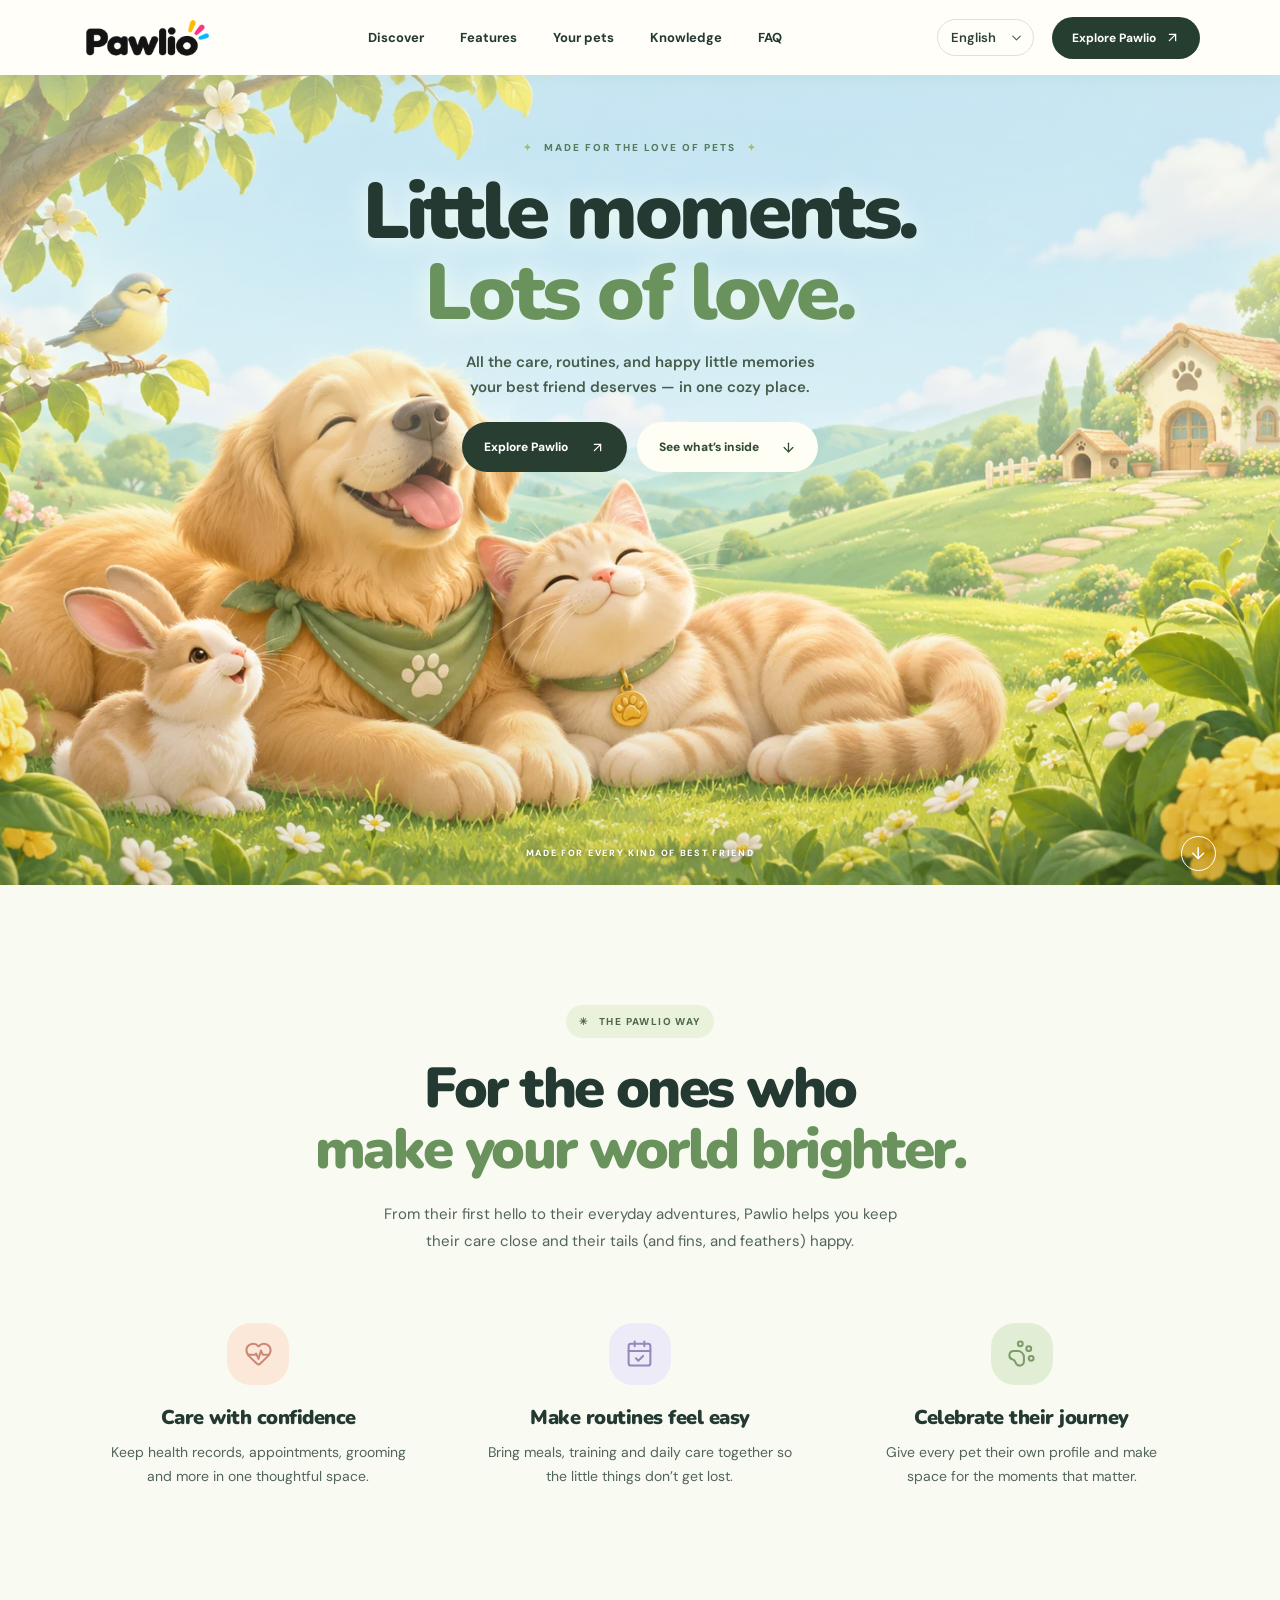
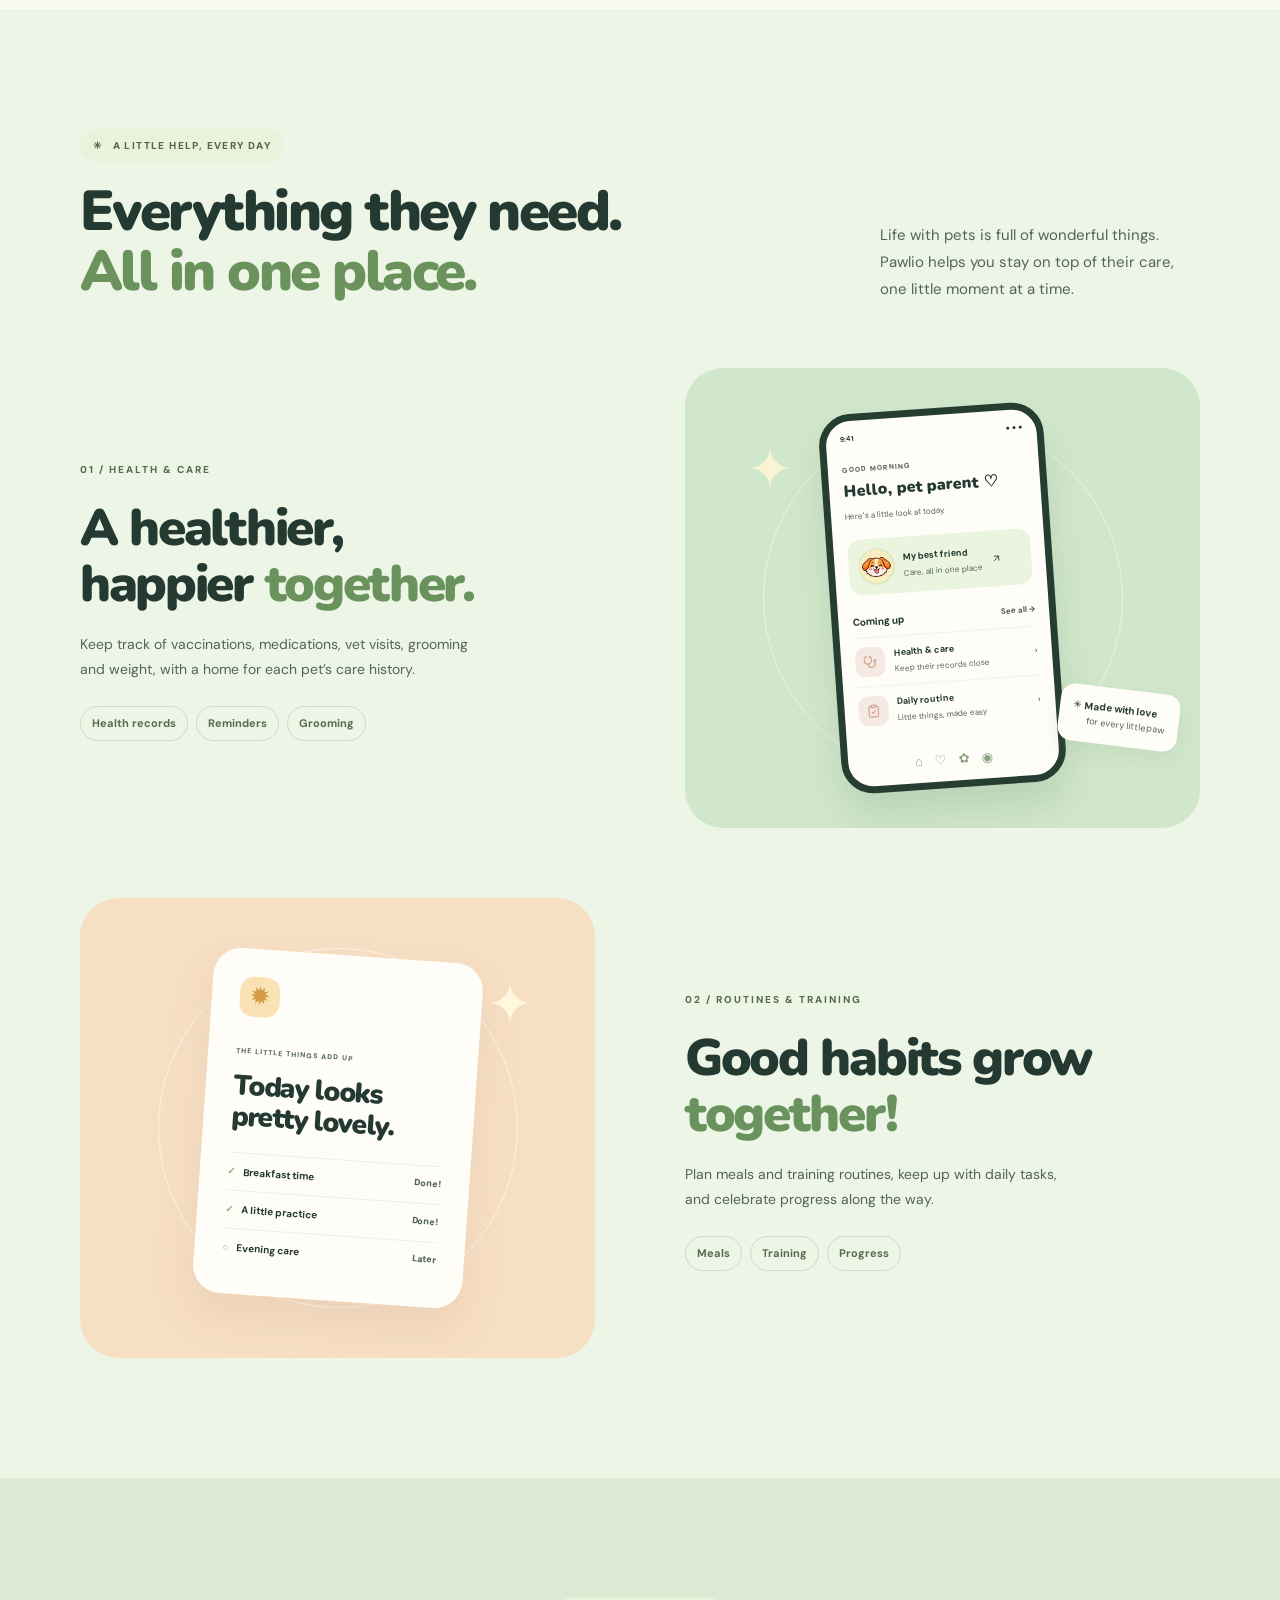
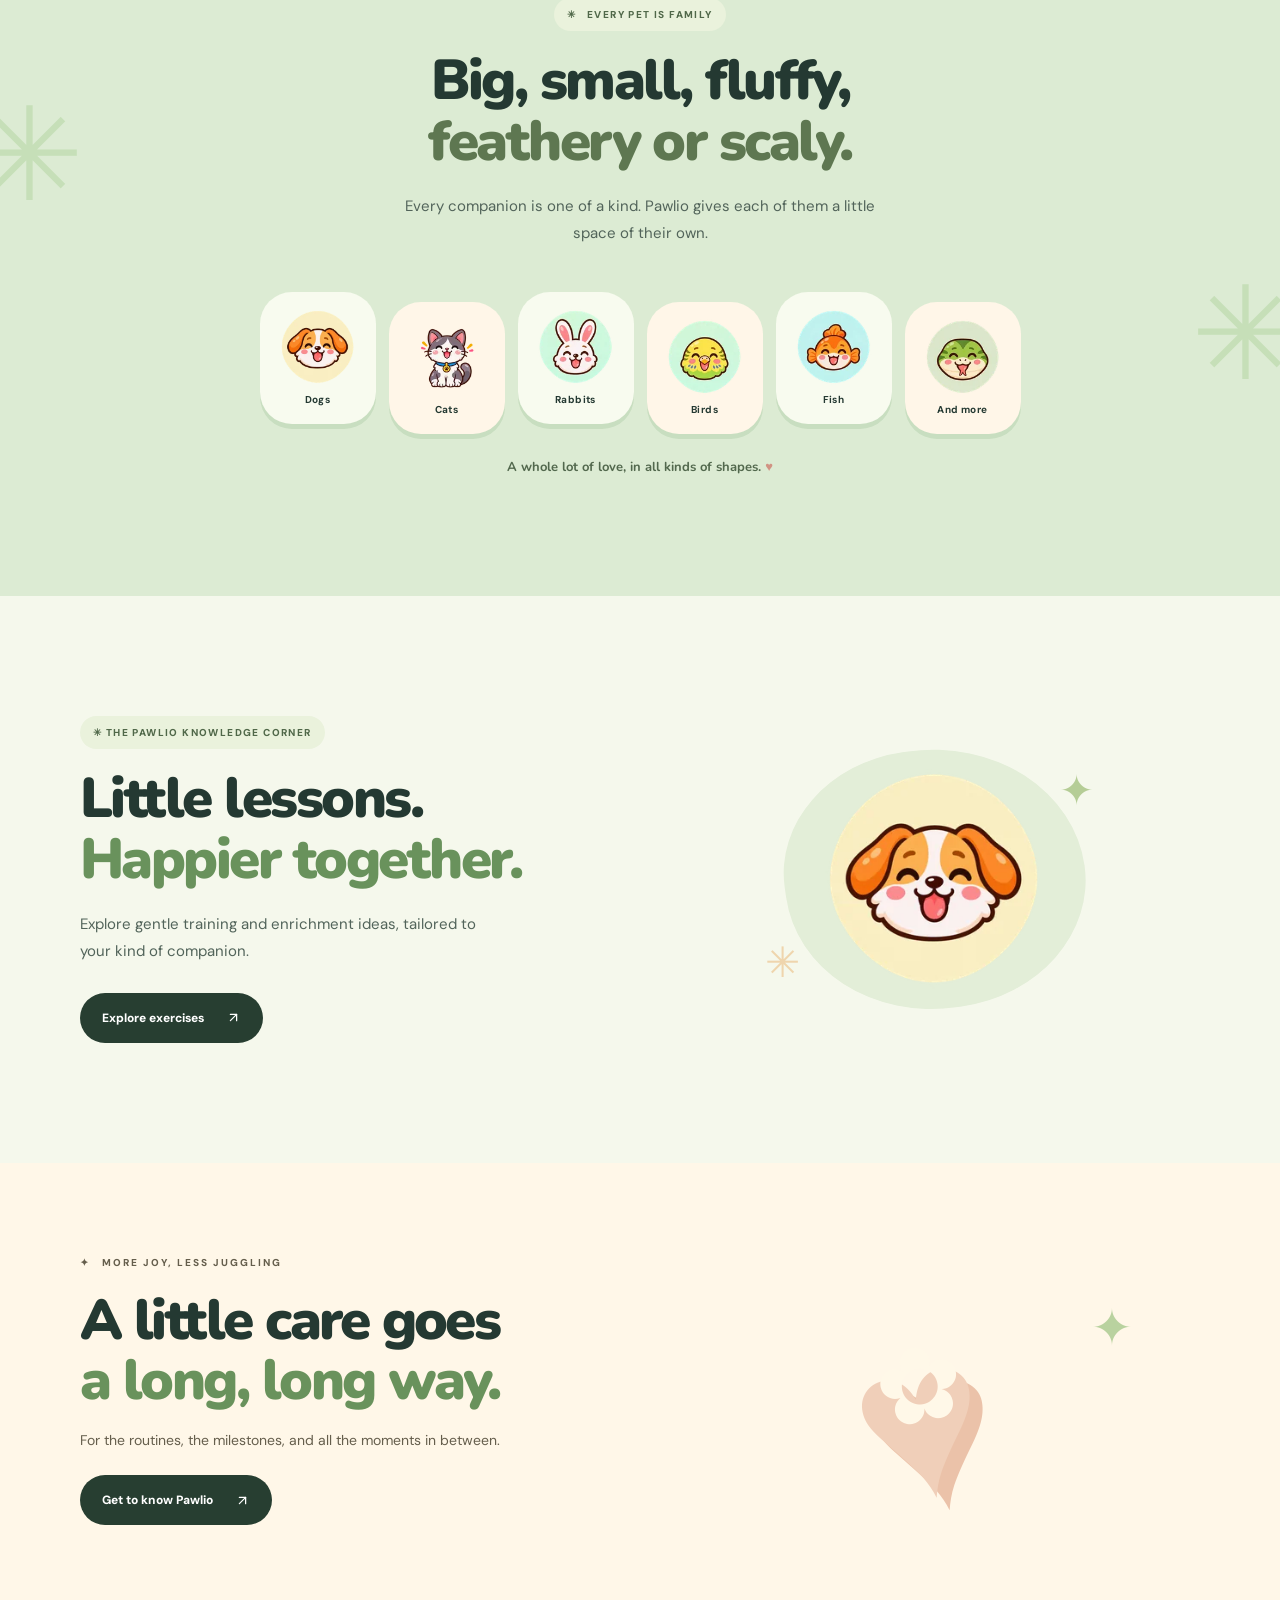
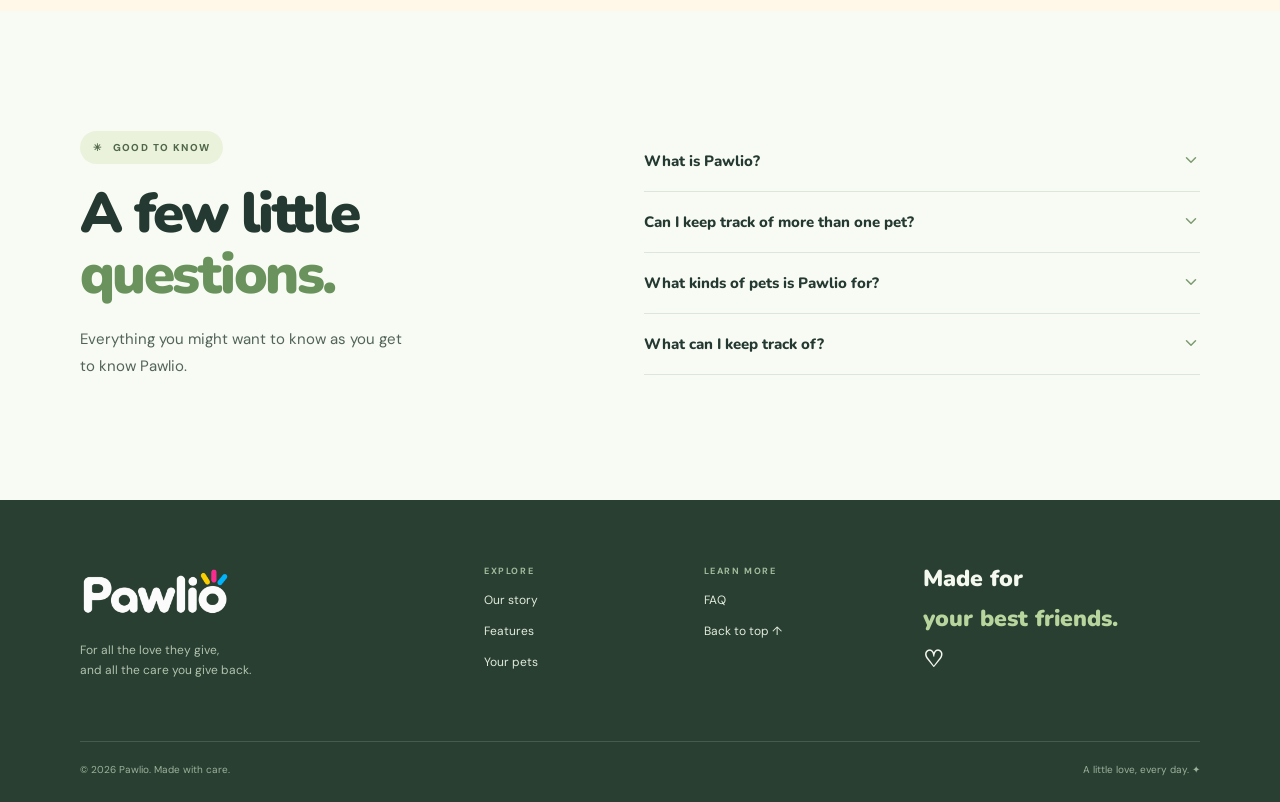
<file: index.html>
<!DOCTYPE html>
<html lang="en"><head><meta charset="UTF-8"><meta name="viewport" content="width=device-width, initial-scale=1"><meta name="theme-color" content="#f9fbf0"><meta name="description" content="A little more care for the ones you love. Meet Pawlio, your pet care companion."><title>Pawlio — A little more care</title><link rel="preload" as="image" href="hero.webp" fetchpriority="high"><link rel="stylesheet" href="vendor/bootstrap/bootstrap.min.css"><link rel="stylesheet" href="style.css"></head><body>
<header class="top"><nav class="nav wrap" aria-label="Main navigation"><a class="brand brand-header" href="index.html#home" aria-label="Pawlio home"><img src="assets/brand/pawlio-wordmark-dark-384.webp" srcset="assets/brand/pawlio-wordmark-dark-384.webp 384w, assets/brand/pawlio-wordmark-dark-768.webp 768w" sizes="(max-width: 420px) 105px, (max-width: 750px) 115px, 132px" alt="" width="384" height="128"></a><div class="navlinks"><a href="#care">Discover</a><a href="#features">Features</a><a href="#friends">Your pets</a><a href="exercises.html">Knowledge</a><a href="#faq">FAQ</a></div><label class="language-picker"><span class="sr-only">Language</span><select class="form-select" id="language" aria-label="Language"><option value="en">English</option><option value="ko">한국어</option><option value="zh-CN">简体中文</option><option value="ja">日本語</option></select><svg class="icon select-icon" aria-hidden="true" focusable="false"><use href="assets/icons/lucide.svg#chevronDown"></use></svg></label><a class="navcta btn" href="#care">Explore Pawlio <svg class="icon" aria-hidden="true" focusable="false"><use href="assets/icons/lucide.svg#arrowUpRight"></use></svg></a><button class="menu btn" aria-label="Open navigation" aria-expanded="false"><svg class="icon menu-icon" aria-hidden="true" focusable="false"><use href="assets/icons/lucide.svg#menu"></use></svg></button></nav></header>
<main><section id="home" class="hero"><div class="hero-art"></div><div class="hero-tint"></div><div class="hero-content"><div class="eyebrow"><span>✦</span> MADE FOR THE LOVE OF PETS <span>✦</span></div><h1>Little moments.<br><em>Lots of love.</em></h1><p>All the care, routines, and happy little memories<br class="desktop"> your best friend deserves — in one cozy place.</p><div class="hero-actions"><a href="#care" class="button dark btn">Explore Pawlio <svg class="icon" aria-hidden="true" focusable="false"><use href="assets/icons/lucide.svg#arrowUpRight"></use></svg></a><a href="#features" class="button light btn">See what’s inside <svg class="icon" aria-hidden="true" focusable="false"><use href="assets/icons/lucide.svg#arrowDown"></use></svg></a></div></div><div class="hero-bottom"><span>MADE FOR EVERY KIND OF BEST FRIEND</span><a href="#care" aria-label="Scroll to discover"><svg class="icon" aria-hidden="true" focusable="false"><use href="assets/icons/lucide.svg#arrowDown"></use></svg></a></div></section>
<section id="care" class="intro section"><div class="wrap"><div class="intro-top"><span class="pill">✳ &nbsp; THE PAWLIO WAY</span><h2>For the ones who<br><em>make your world brighter.</em></h2><p>From their first hello to their everyday adventures, Pawlio helps you keep their care close and their tails (and fins, and feathers) happy.</p></div><div class="care-grid"><article><span class="care-icon peach"><svg class="icon" aria-hidden="true" focusable="false"><use href="assets/icons/lucide.svg#heartPulse"></use></svg></span><h3>Care with confidence</h3><p>Keep health records, appointments, grooming and more in one thoughtful space.</p></article><article><span class="care-icon lilac"><svg class="icon" aria-hidden="true" focusable="false"><use href="assets/icons/lucide.svg#calendarCheck"></use></svg></span><h3>Make routines feel easy</h3><p>Bring meals, training and daily care together so the little things don’t get lost.</p></article><article><span class="care-icon green"><svg class="icon" aria-hidden="true" focusable="false"><use href="assets/icons/lucide.svg#pawPrint"></use></svg></span><h3>Celebrate their journey</h3><p>Give every pet their own profile and make space for the moments that matter.</p></article></div></div></section>
<section id="features" class="features section"><div class="wrap feature-heading"><div><span class="pill">✳ &nbsp; A LITTLE HELP, EVERY DAY</span><h2>Everything they need.<br><em>All in one place.</em></h2></div><p>Life with pets is full of wonderful things. Pawlio helps you stay on top of their care, one little moment at a time.</p></div><div class="wrap feature-block"><div class="feature-copy"><span class="number">01 / HEALTH & CARE</span><h3>A healthier,<br>happier <em>together.</em></h3><p>Keep track of vaccinations, medications, vet visits, grooming and weight, with a home for each pet’s care history.</p><div class="tags"><span>Health records</span><span>Reminders</span><span>Grooming</span></div></div><div class="feature-visual health"><div class="float-star one">✦</div><div class="phone"><div class="phone-top"><span>9:41</span><span>● ● ●</span></div><div class="phone-head"><span>GOOD MORNING</span><b>Hello, pet parent ♡</b><small>Here’s a little look at today.</small></div><div class="mini-pet"><div class="pet-circle"><img src="assets/pets/dog-128.webp" alt="" width="36" height="36" loading="lazy" decoding="async"></div><div><b>My best friend</b><small>Care, all in one place</small></div><svg class="icon" aria-hidden="true" focusable="false"><use href="assets/icons/lucide.svg#arrowUpRight"></use></svg></div><div class="mini-title">Coming up <span>See all →</span></div><div class="mini-row"><i><svg class="icon" aria-hidden="true" focusable="false"><use href="assets/icons/lucide.svg#stethoscope"></use></svg></i><div><b>Health & care</b><small>Keep their records close</small></div><span>›</span></div><div class="mini-row"><i><svg class="icon" aria-hidden="true" focusable="false"><use href="assets/icons/lucide.svg#clipboardCheck"></use></svg></i><div><b>Daily routine</b><small>Little things, made easy</small></div><span>›</span></div><div class="phone-nav">⌂ &nbsp;&nbsp; ♡ &nbsp;&nbsp; ✿ &nbsp;&nbsp; ◉</div></div><div class="float-note">✳ <b>Made with love</b><br><small>for every little paw</small></div></div></div><div class="wrap feature-block reverse"><div class="feature-copy"><span class="number">02 / ROUTINES & TRAINING</span><h3>Good habits grow<br><em>together!</em></h3><p>Plan meals and training routines, keep up with daily tasks, and celebrate progress along the way.</p><div class="tags"><span>Meals</span><span>Training</span><span>Progress</span></div></div><div class="feature-visual routine"><div class="routine-card"><span class="sun">✹</span><small>THE LITTLE THINGS ADD UP</small><h4>Today looks<br>pretty lovely.</h4><div class="task"><span>✓</span> Breakfast time <b>Done!</b></div><div class="task"><span>✓</span> A little practice <b>Done!</b></div><div class="task"><span>○</span> Evening care <b>Later</b></div></div><div class="sparkle">✦</div></div></div></section>
<section id="friends" class="friends section"><div class="wrap friends-inner"><span class="pill">✳ &nbsp; EVERY PET IS FAMILY</span><h2>Big, small, fluffy,<br><em>feathery or scaly.</em></h2><p>Every companion is one of a kind. Pawlio gives each of them a little space of their own.</p><div class="pet-list" aria-label="Pet types"><span><img src="assets/pets/dog-128.webp" srcset="assets/pets/dog-128.webp 128w, assets/pets/dog-192.webp 192w, assets/pets/dog.webp 256w" sizes="(max-width: 750px) 62px, 76px" alt="" width="76" height="76" loading="lazy" decoding="async"><b>Dogs</b></span><span><img src="assets/pets/cat-128.webp" srcset="assets/pets/cat-128.webp 128w, assets/pets/cat-192.webp 192w, assets/pets/cat.webp 256w" sizes="(max-width: 750px) 62px, 76px" alt="" width="76" height="76" loading="lazy" decoding="async"><b>Cats</b></span><span><img src="assets/pets/rabbit-128.webp" srcset="assets/pets/rabbit-128.webp 128w, assets/pets/rabbit-192.webp 192w, assets/pets/rabbit.webp 256w" sizes="(max-width: 750px) 62px, 76px" alt="" width="76" height="76" loading="lazy" decoding="async"><b>Rabbits</b></span><span><img src="assets/pets/bird-128.webp" srcset="assets/pets/bird-128.webp 128w, assets/pets/bird-192.webp 192w, assets/pets/bird.webp 256w" sizes="(max-width: 750px) 62px, 76px" alt="" width="76" height="76" loading="lazy" decoding="async"><b>Birds</b></span><span><img src="assets/pets/fish-128.webp" srcset="assets/pets/fish-128.webp 128w, assets/pets/fish-192.webp 192w, assets/pets/fish.webp 256w" sizes="(max-width: 750px) 62px, 76px" alt="" width="76" height="76" loading="lazy" decoding="async"><b>Fish</b></span><span><img src="assets/pets/snake-128.webp" srcset="assets/pets/snake-128.webp 128w, assets/pets/snake-192.webp 192w, assets/pets/snake.webp 256w" sizes="(max-width: 750px) 62px, 76px" alt="" width="76" height="76" loading="lazy" decoding="async"><b>And more</b></span></div><div class="friends-note">A whole lot of love, in all kinds of shapes. <span>♥</span></div></div></section>
<section class="knowledge-teaser section" id="knowledge"><div class="wrap teaser-inner"><div class="teaser-copy"><span class="pill" data-i18n="knowledgePill">✳ THE PAWLIO KNOWLEDGE CORNER</span><h2><span data-i18n="knowledgeTitle">Little lessons.</span><br><em data-i18n="knowledgeTitle2">Happier together.</em></h2><p data-i18n="knowledgeIntro">Explore gentle training and enrichment ideas, tailored to your kind of companion.</p><a class="button dark btn" href="exercises.html"><span data-i18n="exploreExercises">Explore exercises</span><svg class="icon" aria-hidden="true" focusable="false"><use href="assets/icons/lucide.svg#arrowUpRight"></use></svg></a></div><div class="teaser-art" aria-hidden="true"><div class="teaser-art-orbit"></div><img src="assets/pets/dog.webp" alt="" width="256" height="256" loading="lazy" decoding="async"><span class="teaser-sparkle">✦</span><span class="teaser-dot">✳</span></div></div></section>
<section class="little-banner"><div class="wrap banner-inner"><div><span>✦ &nbsp; MORE JOY, LESS JUGGLING</span><h2>A little care goes<br><em>a long, long way.</em></h2><p>For the routines, the milestones, and all the moments in between.</p><a class="button dark btn" href="#faq">Get to know Pawlio <svg class="icon" aria-hidden="true" focusable="false"><use href="assets/icons/lucide.svg#arrowUpRight"></use></svg></a></div><div class="banner-art"><span class="big-heart">♥</span><span class="paw">✿</span><span class="tiny-star">✦</span></div></div></section>
<section class="faq section" id="faq"><div class="wrap faq-grid"><div><span class="pill">✳ &nbsp; GOOD TO KNOW</span><h2>A few little<br><em>questions.</em></h2><p>Everything you might want to know as you get to know Pawlio.</p></div><div class="questions"><details><summary>What is Pawlio?<svg class="icon accordion-icon" aria-hidden="true" focusable="false"><use href="assets/icons/lucide.svg#chevronDown"></use></svg></summary><p>Pawlio is a pet care companion for keeping your pets’ profiles, care records, routines and reminders together.</p></details><details><summary>Can I keep track of more than one pet?<svg class="icon accordion-icon" aria-hidden="true" focusable="false"><use href="assets/icons/lucide.svg#chevronDown"></use></svg></summary><p>Yes. Each pet can have their own profile so their information stays organized and easy to find.</p></details><details><summary>What kinds of pets is Pawlio for?<svg class="icon accordion-icon" aria-hidden="true" focusable="false"><use href="assets/icons/lucide.svg#chevronDown"></use></svg></summary><p>Pawlio is designed for a range of companions, including dogs, cats, birds, rabbits, fish, reptiles and more.</p></details><details><summary>What can I keep track of?<svg class="icon accordion-icon" aria-hidden="true" focusable="false"><use href="assets/icons/lucide.svg#chevronDown"></use></svg></summary><p>You can organize health records, grooming, meals, training routines and reminders for your pets.</p></details></div></div></section>
</main><footer><div class="wrap footer"><div><a class="brand brand-footer" href="#home" aria-label="Pawlio home"><img src="assets/brand/pawlio-wordmark.webp" alt="" width="2048" height="728" loading="lazy"></a><p>For all the love they give,<br>and all the care you give back.</p></div><div><b>EXPLORE</b><a href="#care">Our story</a><a href="#features">Features</a><a href="#friends">Your pets</a></div><div><b>LEARN MORE</b><a href="#faq">FAQ</a><a href="#home">Back to top ↑</a></div><div class="footer-love">Made for<br><span>your best friends.</span> ♡</div></div><div class="wrap footer-bottom"><span>© 2026 Pawlio. Made with care.</span><span>A little love, every day. ✦</span></div></footer><script src="fonts.js" defer></script><script src="translations.js" defer></script><script src="script.js" defer></script></body></html>
</file>
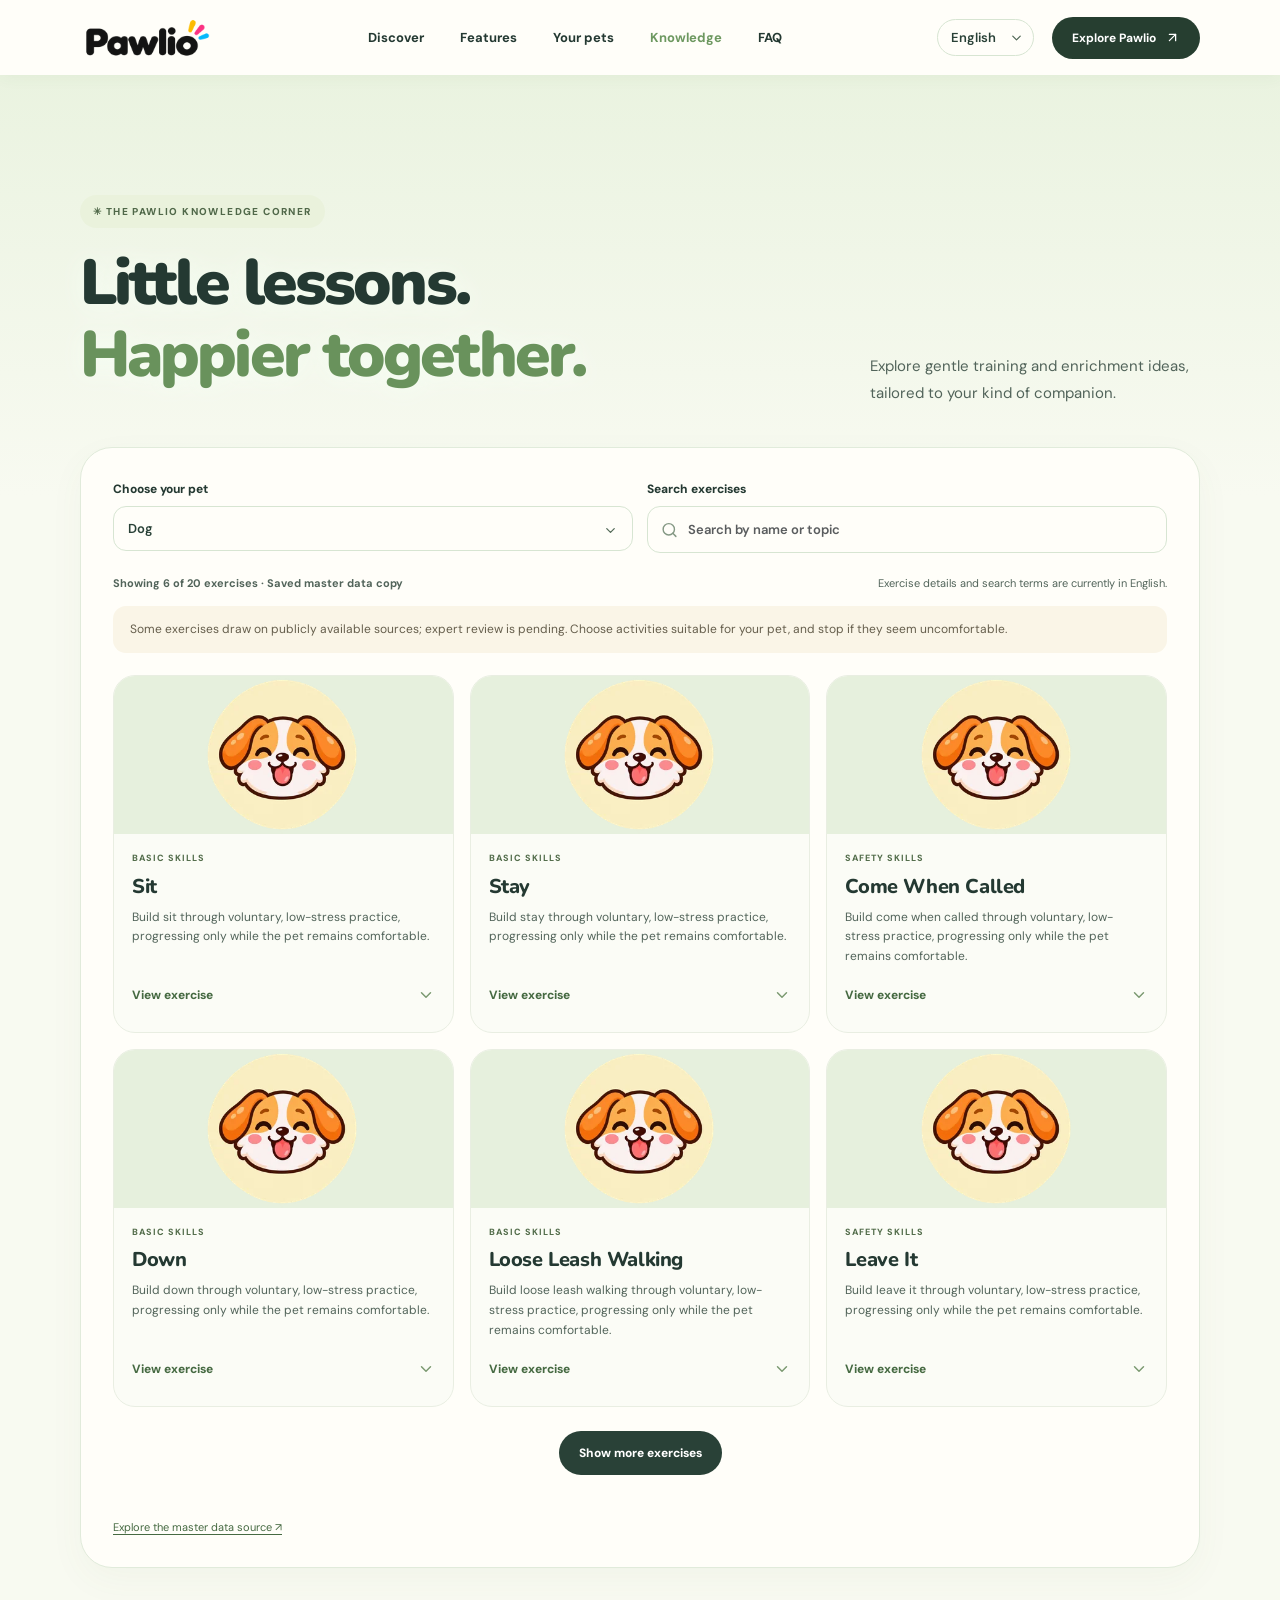
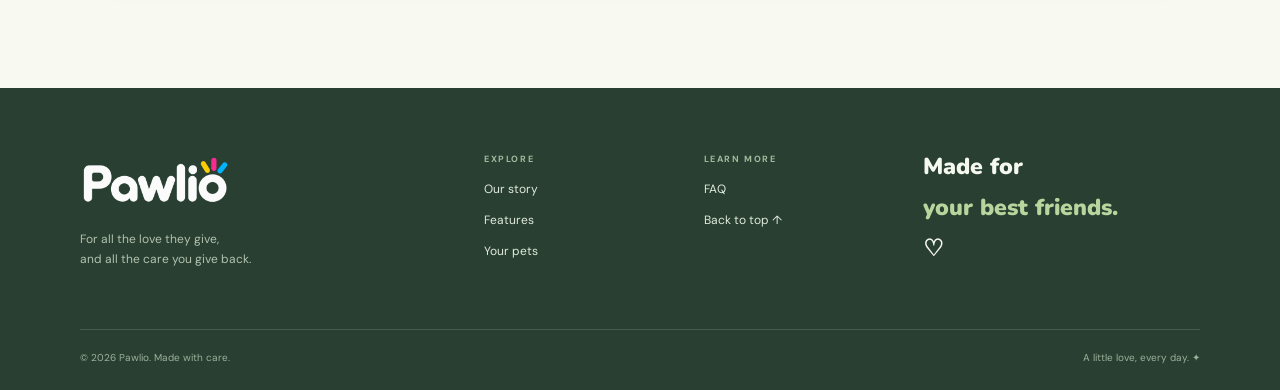
<file: exercises.html>
<!DOCTYPE html>
<html lang="en"><head><meta charset="UTF-8"><meta name="viewport" content="width=device-width, initial-scale=1"><meta name="theme-color" content="#f9fbf0"><meta name="description" content="Discover pet-specific training and enrichment ideas in the Pawlio knowledge corner."><title>Pet Exercises &amp; Training — Pawlio</title><link rel="stylesheet" href="vendor/bootstrap/bootstrap.min.css"><link rel="stylesheet" href="style.css"></head><body>
<header class="top"><nav class="nav wrap" aria-label="Main navigation"><a class="brand brand-header" href="index.html#home" aria-label="Pawlio home"><img src="assets/brand/pawlio-wordmark-dark-384.webp" srcset="assets/brand/pawlio-wordmark-dark-384.webp 384w, assets/brand/pawlio-wordmark-dark-768.webp 768w" sizes="(max-width: 420px) 105px, (max-width: 750px) 115px, 132px" alt="" width="384" height="128"></a><div class="navlinks"><a href="index.html#care">Discover</a><a href="index.html#features">Features</a><a href="index.html#friends">Your pets</a><a href="exercises.html" aria-current="page">Knowledge</a><a href="index.html#faq">FAQ</a></div><label class="language-picker"><span class="sr-only">Language</span><select class="form-select" id="language" aria-label="Language"><option value="en">English</option><option value="ko">한국어</option><option value="zh-CN">简体中文</option><option value="ja">日本語</option></select><svg class="icon select-icon" aria-hidden="true" focusable="false"><use href="assets/icons/lucide.svg#chevronDown"></use></svg></label><a class="navcta btn" href="index.html#care">Explore Pawlio <svg class="icon" aria-hidden="true" focusable="false"><use href="assets/icons/lucide.svg#arrowUpRight"></use></svg></a><button class="menu btn" aria-label="Open navigation" aria-expanded="false"><svg class="icon menu-icon" aria-hidden="true" focusable="false"><use href="assets/icons/lucide.svg#menu"></use></svg></button></nav></header>
<main id="top"><section id="knowledge" class="knowledge section exercise-page"><div class="wrap"><div class="knowledge-heading"><div><span class="pill" data-i18n="knowledgePill">✳ &nbsp; THE PAWLIO KNOWLEDGE CORNER</span><h1><span data-i18n="knowledgeTitle">Little lessons.</span><br><em data-i18n="knowledgeTitle2">Happier together.</em></h1></div><p data-i18n="knowledgeIntro">Explore gentle training and enrichment ideas, tailored to your kind of companion.</p></div><div class="knowledge-panel" id="exercise-library"><div class="knowledge-controls"><div><label class="form-label" for="species-select" data-i18n="choosePet">Choose your pet</label><select class="form-select" id="species-select"></select><svg class="icon select-icon" aria-hidden="true" focusable="false"><use href="assets/icons/lucide.svg#chevronDown"></use></svg></div><div class="search-control"><label class="form-label" for="exercise-search" data-i18n="searchExercises">Search exercises</label><div class="search-field"><svg class="icon" aria-hidden="true" focusable="false"><use href="assets/icons/lucide.svg#search"></use></svg><input class="form-control" id="exercise-search" type="search" autocomplete="off" placeholder="Search by name or topic"></div></div></div><div class="knowledge-meta"><p id="exercise-status" aria-live="polite"></p><span data-i18n="englishContent">Exercise details are currently in English.</span></div><p class="review-note alert alert-warning" data-i18n="reviewNote">Some exercises draw on publicly available sources; expert review is pending. Choose activities suitable for your pet, and stop if they seem uncomfortable.</p><div id="exercise-grid" class="exercise-grid" aria-live="polite"></div><div class="knowledge-actions"><button class="more-exercises btn" type="button" id="show-more" hidden data-i18n="showMore">Show more exercises</button><button class="retry-exercises btn" type="button" id="retry" hidden data-i18n="retry">Try again</button></div><a class="source-link" href="https://github.com/Deshan555/Pawtrack-Master-Data" target="_blank" rel="noopener noreferrer" data-i18n="sourceLink">Explore the master data source ↗</a></div></div></section>
</main><footer><div class="wrap footer"><div><a class="brand brand-footer" href="index.html#home" aria-label="Pawlio home"><img src="assets/brand/pawlio-wordmark.webp" alt="" width="2048" height="728" loading="lazy"></a><p>For all the love they give,<br>and all the care you give back.</p></div><div><b>EXPLORE</b><a href="index.html#care">Our story</a><a href="index.html#features">Features</a><a href="index.html#friends">Your pets</a></div><div><b>LEARN MORE</b><a href="index.html#faq">FAQ</a><a href="#top">Back to top ↑</a></div><div class="footer-love">Made for<br><span>your best friends.</span> ♡</div></div><div class="wrap footer-bottom"><span>© 2026 Pawlio. Made with care.</span><span>A little love, every day. ✦</span></div></footer><script src="fonts.js" defer></script><script src="translations.js" defer></script><script src="script.js" defer></script></body></html>
</file>
<file: style.css>
:root{--ink:#243932;--muted:#66796f;--green:#cce5b1;--cream:#fafbf1;--line:#dce6d7}*{box-sizing:border-box}html{scroll-behavior:smooth;scroll-padding-top:90px}body{margin:0;color:var(--ink);background:var(--cream);font-family:'DM Sans',sans-serif;-webkit-font-smoothing:antialiased}.wrap{width:min(1120px,calc(100% - 48px));margin:auto}a{color:inherit;text-decoration:none}button{font:inherit}.top{position:sticky;top:0;z-index:20;background:#fffef9;box-shadow:0 3px 15px #49653b0c}.nav{height:75px;display:flex;align-items:center;justify-content:space-between}.brand{font:900 29px 'Nunito',sans-serif;letter-spacing:-1.8px;white-space:nowrap}.brand-icon{display:inline-grid;place-items:center;width:32px;height:32px;background:#c8e5ae;border-radius:11px;color:#355a3b;font-size:24px;letter-spacing:0;transform:rotate(-12deg)}.brand-dot{color:#a9cd87}.navlinks{display:flex;gap:36px;font-size:13px;font-weight:700}.navlinks a:hover{color:#7c9e65}.navcta{background:#263e30;color:#fff;border-radius:50px;padding:12px 20px;font-size:12px;font-weight:700}.navcta span{padding-left:10px}.menu{display:none;border:0;background:none;font-size:24px}.hero{height:min(810px,calc(100svh - 75px));min-height:650px;position:relative;background:#d5eddf;overflow:hidden}.hero-art{position:absolute;inset:0;background-image:url('hero.webp');background-size:cover;background-position:center 58%}.hero-tint{position:absolute;inset:0;background:linear-gradient(180deg,rgba(239,249,230,.46) 0%,rgba(235,248,229,.34) 36%,transparent 67%,rgba(36,63,36,.12) 100%)}.hero-content{position:relative;z-index:1;text-align:center;padding:65px 20px 0}.eyebrow,.pill,.number{font-size:10px;font-weight:800;letter-spacing:2px}.eyebrow{color:#557a5c}.eyebrow span{color:#a9ba6a;padding:0 7px}h1,h2,h3,h4,p{margin:0}h1,h2,h3,h4{font-family:'Nunito',sans-serif;letter-spacing:-.045em}h1{font-size:clamp(52px,6.2vw,82px);line-height:1.02;margin:17px 0 16px;font-weight:900;text-shadow:0 2px 25px #f5fff4}em{font-style:normal;color:#69925c}.hero-content p{font-size:15px;line-height:1.65;font-weight:600;color:#455d4c}.hero-actions{display:flex;justify-content:center;gap:10px;margin-top:23px}.button{display:inline-flex;justify-content:center;align-items:center;gap:22px;border-radius:30px;padding:15px 21px;font-size:12px;font-weight:800;transition:transform .2s,box-shadow .2s}.button:hover{transform:translateY(-3px);box-shadow:0 8px 18px #324b3524}.button.dark{background:#273e31;color:white}.button.light{background:#fffef4;color:#2f4a35}.hero-bottom{position:absolute;bottom:25px;left:0;right:0;display:flex;align-items:center;justify-content:center;color:white;font-size:9px;letter-spacing:1.7px;font-weight:800;text-shadow:0 1px 5px #43523a}.hero-bottom a{position:absolute;right:5%;border:1px solid white;border-radius:50%;width:35px;height:35px;display:grid;place-items:center;font-size:16px}.section{padding:120px 0}.intro{background:#f9fbf2}.intro-top{text-align:center;max-width:680px;margin:auto}.pill{display:inline-flex;color:#718862;background:#eaf2dc;border-radius:20px;padding:9px 13px;font-size:9px;letter-spacing:1.4px}h2{font-size:clamp(38px,4.4vw,57px);line-height:1.08;font-weight:900}.intro h2{margin:21px 0 20px}.intro-top>p,.feature-heading>p,.friends-inner>p,.faq-grid>div>p{font-size:15px;line-height:1.8;color:var(--muted)}.intro-top>p{max-width:550px;margin:auto}.care-grid{display:grid;grid-template-columns:repeat(3,1fr);gap:25px;margin-top:68px}.care-grid article{text-align:center;padding:0 24px}.care-icon{width:62px;height:62px;border-radius:24px;display:grid;place-items:center;margin:0 auto 21px;font-size:28px;font-weight:700}.peach{background:#fce8d9;color:#ca8977}.lilac{background:#eeebf9;color:#9588bc}.green{background:#e1eed5;color:#7c9c68}.care-grid h3{font-size:20px;margin-bottom:10px;letter-spacing:-.025em}.care-grid p,.feature-copy p{font-size:14px;line-height:1.75;color:var(--muted)}.features{background:#edf5e6}.feature-heading{display:flex;align-items:end;justify-content:space-between;margin-bottom:65px;gap:30px}.feature-heading h2{margin-top:20px}.feature-heading>p{max-width:320px}.feature-block{display:grid;grid-template-columns:1fr 1fr;align-items:center;gap:90px;margin-bottom:70px}.feature-block:last-child{margin-bottom:0}.feature-block.reverse .feature-copy{order:2}.feature-copy{padding:30px 0}.number{color:#8ca67a}.feature-copy h3{font-size:clamp(36px,4vw,52px);line-height:1.1;margin:20px 0}.feature-copy p{max-width:390px}.tags{display:flex;gap:8px;flex-wrap:wrap;margin-top:25px}.tags span{border:1px solid #cbdcc4;color:#78906e;padding:8px 11px;border-radius:20px;font-size:11px;font-weight:700}.feature-visual{height:460px;border-radius:38px;position:relative;display:grid;place-items:center;overflow:hidden}.health{background:#d1e7cb}.health:before,.routine:before{content:'';position:absolute;width:360px;height:360px;border:1px solid #ffffff80;border-radius:50%}.phone{width:225px;height:380px;background:#fffdf8;border-radius:32px;border:7px solid #263e32;box-shadow:0 23px 35px #6f94743b;position:relative;padding:13px 14px;transform:rotate(-4deg)}.phone-top{font-size:7px;font-weight:800;display:flex;justify-content:space-between}.phone-head{display:grid;gap:5px;margin-top:20px}.phone-head span,.routine-card small{font-size:7px;letter-spacing:1px;font-weight:800;color:#829a7d}.phone-head b{font:900 16px 'Nunito'}.phone-head small,.mini-pet small,.mini-row small{font-size:8px;color:#9ba99c;display:block;margin-top:3px}.mini-pet{display:flex;align-items:center;gap:9px;background:#eaf4de;padding:10px;border-radius:13px;margin-top:18px;font-size:9px}.mini-pet>span{margin-left:auto}.pet-circle{width:36px;height:36px;border-radius:50%;display:grid;place-items:center;background:#d3e3ba;font-size:21px}.mini-title{display:flex;justify-content:space-between;margin:19px 0 8px;font-size:10px;font-weight:800}.mini-title span{color:#94ad84;font-size:8px}.mini-row{display:flex;align-items:center;gap:9px;padding:9px 0;border-top:1px solid #f1f3eb;font-size:9px}.mini-row i{font-style:normal;border-radius:10px;background:#f5eae3;padding:8px;color:#d6a38f}.mini-row>span{margin-left:auto}.phone-nav{position:absolute;bottom:12px;left:0;right:0;text-align:center;font-size:13px;color:#8aa180}.float-star{position:absolute;font-size:55px;color:#f9f4d2;left:12%;top:13%}.float-note{position:absolute;right:4%;bottom:18%;padding:13px;background:#fffdf8;border-radius:14px;transform:rotate(7deg);font-size:10px;box-shadow:0 8px 20px #6e8b6a22}.float-note small{margin-left:15px;font-size:9px;color:#91a18d}.routine{background:#f7dfc4}.routine:before{border-color:#fff9}.routine-card{position:relative;width:270px;background:#fffdf8;border-radius:28px;padding:28px;box-shadow:0 22px 40px #ad8d6c25;transform:rotate(4deg)}.sun{display:grid;place-items:center;width:40px;height:40px;border-radius:14px;background:#f9e3b4;color:#d59d48;font-size:25px;margin-bottom:20px}.routine-card h4{font-size:28px;line-height:1.1;margin:10px 0 20px}.task{border-top:1px solid #eef0e8;padding:11px 0;font-size:10px;font-weight:700}.task span{color:#8eae7a;padding-right:6px}.task b{float:right;color:#a5b89c;font-size:9px}.sparkle{position:absolute;right:12%;top:14%;color:#fff8de;font-size:55px}.friends{background:#dcebd3;text-align:center;position:relative;overflow:hidden}.friends:before,.friends:after{content:'✳';position:absolute;font-size:130px;color:#c6dfb8;top:25%}.friends:before{left:-25px}.friends:after{right:-20px;top:50%}.friends-inner{position:relative;z-index:1}.friends h2{margin:20px 0}.friends-inner>p{max-width:500px;margin:auto}.pet-list{display:flex;justify-content:center;gap:13px;flex-wrap:wrap;margin:45px 0 34px}.pet-list span{width:108px;height:108px;border-radius:32px;background:#f8fbef;display:flex;flex-direction:column;align-items:center;justify-content:center;gap:8px;font-size:31px;box-shadow:0 5px 0 #c8dec0}.pet-list span:nth-child(even){transform:translateY(10px);background:#fff6e8}.pet-list b{font-size:10px;letter-spacing:.4px}.friends-note{font:700 13px 'Nunito';color:#78936c}.friends-note span{color:#d19383}.little-banner{background:#fff7e8;padding:86px 0;overflow:hidden}.banner-inner{display:grid;grid-template-columns:1fr 1fr;align-items:center}.banner-inner>div:first-child>span{font-size:10px;letter-spacing:2px;font-weight:800;color:#b59f72}.banner-inner h2{margin:18px 0}.banner-inner p{font-size:14px;color:#899386;margin-bottom:24px}.banner-art{height:260px;display:grid;place-items:center;position:relative}.big-heart{font-size:220px;color:#f0cfb9;text-shadow:10px 15px 0 #ebc2a9;transform:rotate(-12deg)}.paw{position:absolute;color:#fff8e8;font-size:105px;transform:rotate(-12deg)}.tiny-star{position:absolute;color:#b9d29f;font-size:50px;right:12%;top:13%}.faq{background:#f8fbf3}.faq-grid{display:grid;grid-template-columns:1fr 1.2fr;gap:100px}.faq h2{margin:20px 0}.faq-grid>div>p{max-width:330px}.questions details{border-bottom:1px solid #dce7d9}.questions summary{list-style:none;cursor:pointer;font:800 15px 'Nunito';padding:20px 0;display:flex;justify-content:space-between;gap:20px}.questions summary::-webkit-details-marker{display:none}.questions summary span{font-size:21px;color:#84a176;transition:transform .2s}.questions details[open] summary span{transform:rotate(45deg)}.questions details p{font-size:13px;line-height:1.7;color:#6d8070;padding:0 30px 20px 0}footer{background:#293f32;color:#f4f8ee;padding:65px 0 25px}.footer{display:grid;grid-template-columns:2fr 1fr 1fr 1.5fr;gap:35px}.footer .brand-icon{background:#c7dfa9}.footer p{color:#b2c2ae;font-size:12px;line-height:1.7;margin-top:15px}.footer>div:not(:first-child){display:flex;flex-direction:column;gap:13px}.footer b{font-size:9px;letter-spacing:1.6px;color:#a3ba9d}.footer>div>a:not(.brand){font-size:12px;color:#e1ebdc}.footer-love{font:900 23px 'Nunito';line-height:1.2}.footer-love span{color:#b8d59e}.footer-bottom{display:flex;justify-content:space-between;border-top:1px solid #ffffff24;margin-top:60px;padding-top:20px;color:#9db19b;font-size:10px}@media(max-width:750px){.wrap{width:min(100% - 36px,1120px)}.nav{height:68px}.navlinks{display:none;position:absolute;top:68px;left:0;right:0;padding:20px;background:#fffef9;flex-direction:column;gap:20px;text-align:center}.navlinks.open{display:flex}.navcta{margin-left:auto;margin-right:14px;padding:11px 14px}.menu{display:block}.hero{height:700px;min-height:0}.hero-art{background-position:center bottom}.hero-content{padding-top:58px}.hero-content p{font-size:13px}.desktop{display:none}.hero-bottom span{font-size:8px}.section{padding:85px 0}.care-grid{grid-template-columns:1fr;gap:38px;margin-top:50px}.care-grid article{max-width:360px;margin:auto}.feature-heading{display:block}.feature-heading>p{margin-top:20px}.feature-block{grid-template-columns:1fr;gap:10px;margin-bottom:45px}.feature-block.reverse .feature-copy{order:0}.feature-visual{height:390px}.feature-copy{padding:20px 0}.feature-heading{margin-bottom:25px}.pet-list{gap:9px}.pet-list span{width:86px;height:90px;border-radius:25px}.friends:before,.friends:after{font-size:80px}.banner-inner{grid-template-columns:1fr}.banner-art{height:210px}.big-heart{font-size:170px}.paw{font-size:80px}.faq-grid{grid-template-columns:1fr;gap:30px}.footer{grid-template-columns:1fr 1fr}.footer-love{font-size:20px}.footer-bottom{gap:20px}.footer-bottom span:last-child{text-align:right}}@media(prefers-reduced-motion:reduce){html{scroll-behavior:auto}*{transition:none!important}}

/* Pawlio species illustrations */
.pet-list span { width: 116px; height: 132px; gap: 7px; }
.pet-list img { display: block; width: 76px; height: 76px; object-fit: contain; }
@media (max-width: 750px) { .pet-list span { width: 92px; height: 110px; } .pet-list img { width: 62px; height: 62px; } }
/* Language and knowledge */
.sr-only{position:absolute;width:1px;height:1px;padding:0;margin:-1px;overflow:hidden;clip:rect(0,0,0,0);white-space:nowrap;border:0}.language-picker select,.knowledge-controls select,.knowledge-controls input{font:600 13px 'DM Sans',sans-serif;color:#294137;background:#fffef9;border:1px solid #d7e5d2;border-radius:20px;padding:10px 13px}.language-picker select{max-width:105px}.language-picker{margin-left:auto;margin-right:18px}.navlinks{margin-left:auto}.navcta{white-space:nowrap}.knowledge{background:#f8faf1}.knowledge-heading{display:flex;align-items:end;justify-content:space-between;gap:30px;margin-bottom:40px}.knowledge-heading h2{margin-top:20px}.knowledge-heading>p{max-width:330px;color:#66796f;font-size:15px;line-height:1.8}.knowledge-panel{background:#fffef9;border:1px solid #e1ebdb;border-radius:32px;padding:32px;box-shadow:0 12px 36px #54724a0b}.knowledge-controls{display:flex;gap:14px}.knowledge-controls>div{flex:1}.knowledge-controls label{display:block;font-size:12px;font-weight:800;margin-bottom:8px}.knowledge-controls select,.knowledge-controls input{border-radius:13px;width:100%;padding:14px}.knowledge-meta{display:flex;justify-content:space-between;gap:15px;align-items:center;margin:22px 0 14px;font-size:11px;color:#70816f}.knowledge-meta p{font-weight:700}.review-note{padding:14px 17px;background:#faf5e7;color:#7c725d;font-size:12px;line-height:1.6;border-radius:13px;margin-bottom:22px}.exercise-grid{display:grid;grid-template-columns:repeat(3,minmax(0,1fr));gap:16px}.exercise-card{border:1px solid #e9eee2;border-radius:22px;overflow:hidden;background:#fbfcf6;display:flex;flex-direction:column}.exercise-image{height:158px;background:#e6f0dd;display:flex;align-items:center;justify-content:center}.exercise-image img{width:100%;height:100%;object-fit:contain}.exercise-body{padding:18px;display:flex;flex-direction:column;gap:9px;flex:1}.exercise-category{font-size:9px;text-transform:uppercase;letter-spacing:1px;font-weight:800;color:#86a079}.exercise-body h3{font-size:20px;letter-spacing:-.02em}.exercise-body>p{font-size:12px;line-height:1.65;color:#718174}.exercise-detail{margin-top:auto}.exercise-detail summary{list-style:none;cursor:pointer;font-size:12px;font-weight:800;color:#4d754a;padding:10px 0}.exercise-detail summary::-webkit-details-marker{display:none}.exercise-detail summary::after{content:' +';float:right}.exercise-detail[open] summary::after{content:' −'}.exercise-detail h4{font-size:13px;margin:12px 0 7px}.exercise-detail ol,.exercise-detail ul{padding-left:18px;margin:0;color:#67786a;font-size:12px;line-height:1.6}.exercise-detail li{margin-bottom:7px}.exercise-detail a,.source-link{text-decoration:underline;text-underline-offset:3px}.exercise-detail a{overflow-wrap:anywhere}.knowledge-actions{text-align:center}.more-exercises,.retry-exercises{border:0;border-radius:24px;background:#294137;color:white;padding:13px 20px;font-weight:800;font-size:12px;margin:24px 0;cursor:pointer}.source-link{display:block;font-size:11px;color:#6b8a67;margin-top:20px}.knowledge-empty{grid-column:1/-1;color:#6e8170;padding:35px;text-align:center}.exercise-note{font-size:11px;line-height:1.55;color:#7d715e}.menu{flex-shrink:0}@media(max-width:850px){.navlinks{gap:18px}.language-picker{margin-right:8px}.exercise-grid{grid-template-columns:repeat(2,minmax(0,1fr))}}@media(max-width:750px){.language-picker{margin-left:auto;margin-right:8px}.navcta{margin-left:0}.knowledge-heading{display:block}.knowledge-heading>p{margin-top:18px}.knowledge-panel{padding:20px}.knowledge-controls{flex-direction:column}.knowledge-meta{align-items:start;flex-direction:column}.exercise-grid{grid-template-columns:1fr}.exercise-image{height:180px}}
html:lang(ko) body{font-family:'Noto Sans KR','DM Sans',sans-serif}html:lang(zh-CN) body{font-family:'Noto Sans SC','DM Sans',sans-serif}html:lang(ja) body{font-family:'Noto Sans JP','DM Sans',sans-serif}html:lang(ko) h1,html:lang(ko) h2,html:lang(ko) h3,html:lang(ko) h4{font-family:'Noto Sans KR',sans-serif}html:lang(zh-CN) h1,html:lang(zh-CN) h2,html:lang(zh-CN) h3,html:lang(zh-CN) h4{font-family:'Noto Sans SC',sans-serif}html:lang(ja) h1,html:lang(ja) h2,html:lang(ja) h3,html:lang(ja) h4{font-family:'Noto Sans JP',sans-serif}html:lang(ko) h1,html:lang(ko) h2,html:lang(ko) h3,html:lang(zh-CN) h1,html:lang(zh-CN) h2,html:lang(zh-CN) h3,html:lang(ja) h1,html:lang(ja) h2,html:lang(ja) h3{letter-spacing:-.02em;line-height:1.35}html:lang(ko) h1,html:lang(zh-CN) h1,html:lang(ja) h1{font-size:clamp(38px,5vw,66px)}html:lang(ko) h2,html:lang(zh-CN) h2,html:lang(ja) h2{font-size:clamp(30px,3.6vw,48px)}html:lang(ko) .pill,html:lang(zh-CN) .pill,html:lang(ja) .pill{letter-spacing:0}
/* Original Pawlio wordmark: white lettering needs a dark surface. */
.brand-header{display:inline-flex;align-items:center;justify-content:center;background:#293f32;border-radius:15px;padding:7px 11px;line-height:0;flex-shrink:0}
.brand-header img{display:block;width:112px;height:auto}
.brand-footer{display:inline-flex;align-items:center;line-height:0}
.brand-footer img{display:block;width:150px;height:auto}
@media(max-width:750px){.brand-header{padding:6px 9px;border-radius:12px}.brand-header img{width:96px}.brand-footer img{width:135px}}
/* Wordmark and dedicated knowledge page */
.brand-header{background:transparent;padding:0;border-radius:0}
.brand-header img{width:132px;height:auto}
.navlinks a[aria-current="page"]{color:#6d9860}
.knowledge-teaser{background:#f5f8ec;overflow:hidden}.teaser-inner{display:grid;grid-template-columns:1fr 1fr;align-items:center;gap:60px}.teaser-copy h2{margin:20px 0}.teaser-copy>p{color:#66796f;font-size:15px;line-height:1.8;max-width:420px;margin-bottom:28px}.teaser-art{position:relative;display:grid;place-items:center;height:300px}.teaser-art-orbit{width:300px;height:260px;position:absolute;background:#e3eed8;border-radius:46% 54% 48% 52%;transform:rotate(-8deg)}.teaser-art img{position:relative;width:220px;height:220px;object-fit:contain}.teaser-sparkle,.teaser-dot{position:absolute;font-size:42px;color:#b5cd96}.teaser-sparkle{top:30px;right:20%}.teaser-dot{bottom:35px;left:18%;color:#efd5ad}.exercise-page{min-height:80vh;background:linear-gradient(180deg,#eaf3e0 0,#f8faf1 420px);overflow:hidden}.exercise-page .knowledge-heading h1{font-size:clamp(42px,5vw,64px);line-height:1.12;margin-top:20px}.exercise-card{transition:transform .22s ease,box-shadow .22s ease}.exercise-card:hover{transform:translateY(-4px);box-shadow:0 12px 28px #3b613113}.exercise-detail summary:focus-visible,.more-exercises:focus-visible,.button:focus-visible{outline:3px solid #7ba66b;outline-offset:3px}.exercise-card details[open]{padding-bottom:4px}
@media (prefers-reduced-motion:no-preference){@keyframes pawlio-rise{from{opacity:0;transform:translateY(14px)}to{opacity:1;transform:translateY(0)}}@keyframes pawlio-float{0%,100%{transform:translateY(0)}50%{transform:translateY(-8px)}}.hero-content,.exercise-page .knowledge-heading{animation:pawlio-rise .65s ease both}.teaser-art img{animation:pawlio-float 4s ease-in-out infinite}.exercise-card{animation:pawlio-rise .32s ease both}.exercise-card:nth-child(2){animation-delay:.04s}.exercise-card:nth-child(3){animation-delay:.08s}.exercise-card:nth-child(4){animation-delay:.12s}.exercise-card:nth-child(5){animation-delay:.16s}.exercise-card:nth-child(6){animation-delay:.2s}}
@media(max-width:750px){.brand-header{padding:0}.brand-header img{width:115px}.teaser-inner{grid-template-columns:1fr;gap:5px}.teaser-art{height:240px}.teaser-art-orbit{width:250px;height:210px}.teaser-art img{width:180px;height:180px}}
@media(max-width:420px){.navcta{display:none}.brand-header img{width:105px}.language-picker{margin-left:auto}}
@media (prefers-reduced-motion:reduce){.exercise-card,.teaser-art img,.hero-content,.exercise-page .knowledge-heading{animation:none!important;transition:none!important}}
/* Bootstrap components are themed to match Pawlio; icons use Lucide. */
.icon{display:inline-block;width:1.15em;height:1.15em;flex:none;vertical-align:-.15em;fill:none;stroke:currentColor;stroke-width:2;stroke-linecap:round;stroke-linejoin:round}
.btn{--bs-btn-focus-box-shadow:0 0 0 .22rem rgba(112,153,98,.3)}
.navcta.btn{display:inline-flex;align-items:center;gap:9px;background:#263e30;color:#fff;border:0;border-radius:50px;padding:12px 20px;font-size:12px;font-weight:700}.navcta .icon,.button .icon{width:15px;height:15px}.menu.btn{color:var(--ink);border:0;padding:4px;background:none;line-height:1}.menu .icon{width:25px;height:25px}
.care-icon .icon{width:29px;height:29px;stroke-width:1.7}.mini-row i{display:grid;place-items:center}.mini-row i .icon{width:14px;height:14px}.pet-circle img{display:block;width:36px;height:36px;object-fit:contain}
.language-picker select.form-select{width:auto;padding-right:30px;background-color:#fffef9;background-position:right 8px center;background-size:12px}.knowledge-controls select.form-select{background-position:right 14px center;background-size:14px}.knowledge-controls label.form-label{margin:0 0 8px}.search-field{position:relative}.search-field>.icon{position:absolute;left:14px;top:50%;transform:translateY(-50%);width:17px;height:17px;color:#849884;pointer-events:none}.knowledge-controls .search-field input.form-control{padding-left:40px}.knowledge-controls select:focus,.knowledge-controls input:focus,.language-picker select:focus{border-color:#85ac78;box-shadow:0 0 0 .2rem #9dc38a45;outline:0}
.exercise-card.card{color:inherit;background:#fbfcf6;border:1px solid #e9eee2}.exercise-body.card-body{padding:18px}.review-note.alert{margin-bottom:22px;border:0;background:#faf5e7;color:#7c725d}.more-exercises.btn,.retry-exercises.btn{color:white;background:#294137;border:0}
@media(max-width:750px){.menu.btn{display:block}.navcta.btn{margin-left:0;margin-right:14px;padding:11px 14px}}
@media(max-width:420px){.navcta.btn{display:none}}
[hidden]{display:none!important}
.language-picker{position:relative}.select-icon{position:absolute;pointer-events:none;width:15px;height:15px;color:#536a58}.language-picker .select-icon{right:10px;top:50%;transform:translateY(-50%)}.knowledge-controls>div:first-child{position:relative}.knowledge-controls .select-icon{right:15px;bottom:15px}.language-picker select.form-select,.knowledge-controls select.form-select{background-image:none}
.exercise-body h3{font-weight:800}.feature-copy h3,.routine-card h4,.care-grid h3{font-weight:900}.questions summary .accordion-icon,.exercise-detail summary .accordion-icon{width:18px;height:18px;color:#7d9b73;transition:transform .2s;flex-shrink:0}.questions details[open] summary .accordion-icon,.exercise-detail[open] summary .accordion-icon{transform:rotate(180deg)}.exercise-detail summary{display:flex;justify-content:space-between;align-items:center;gap:10px}.exercise-detail summary::after{content:none}
@media(prefers-reduced-motion:reduce){.accordion-icon{transition:none!important}}
.exercise-detail[open] summary::after,.exercise-detail summary::after{content:none}
/* Readable text colors against Pawlio's pastel surfaces. */
:root{--muted:#52645a}
.pill{color:#506849;font-size:10px}
.feature-copy .number,.tags span{color:#536d4b}
.friends h2 em{color:#5e7751}.friends-inner>p,.teaser-copy>p,.knowledge-heading>p{color:#52645a}
.friends-note{color:#52684d}
.phone-head span,.routine-card small,.phone-head small,.mini-pet small,.mini-row small,.mini-title span,.float-note small,.task b{color:#52645a}
.banner-inner>div:first-child>span{color:#655e4c}.banner-inner p{color:#655e4c}
.exercise-body>p,.knowledge-meta,.exercise-detail ol,.exercise-detail ul,.questions details p{color:#52645a}
.exercise-category{color:#536d4b}.source-link,.exercise-detail summary{color:#466a42}
.review-note.alert,.exercise-note{color:#655e4c}
</file>
